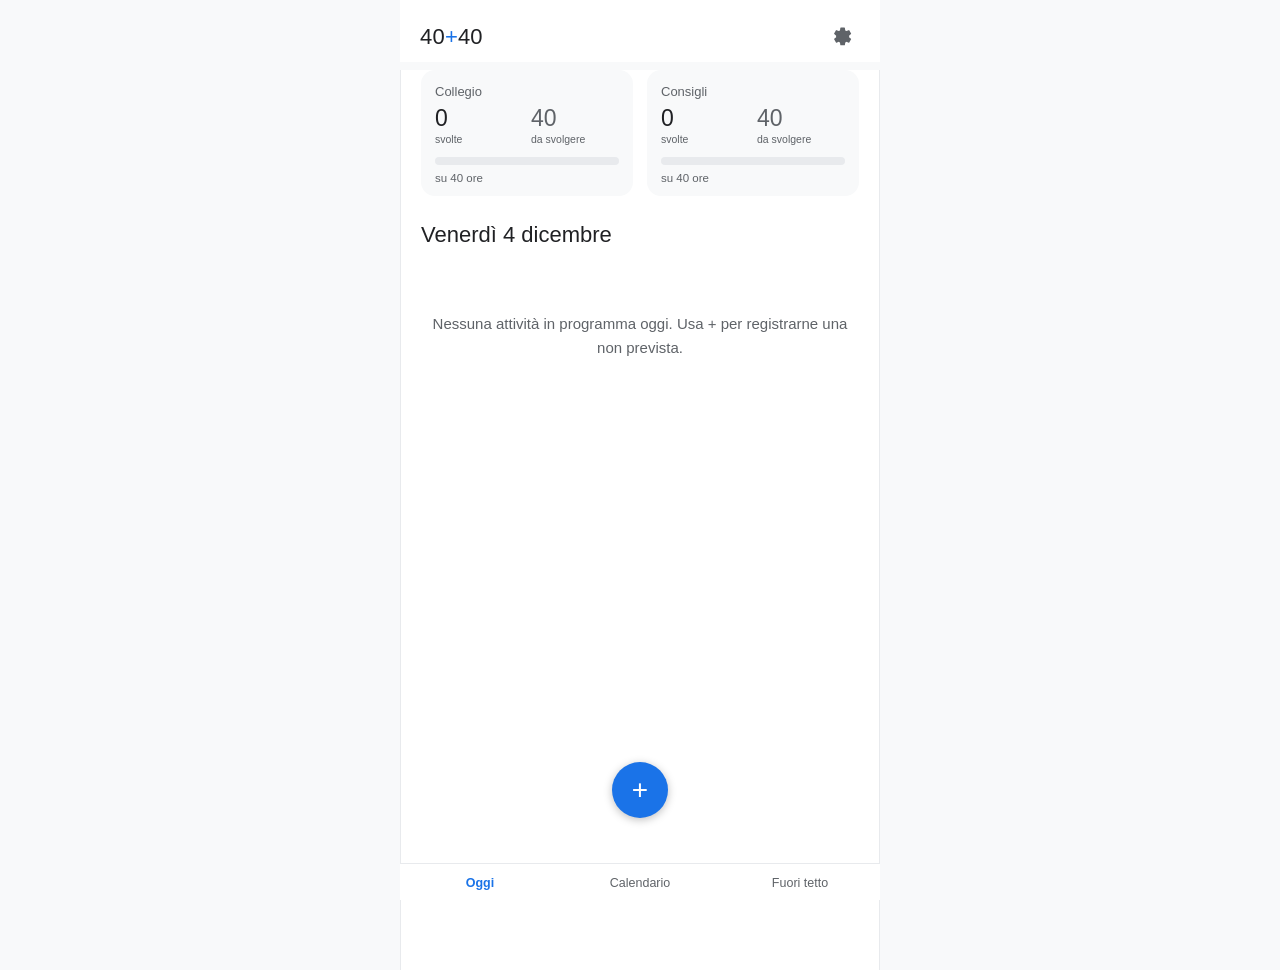
<file: index.html>
<!DOCTYPE html>
<html lang="it">
<head>
<meta charset="UTF-8">
<meta name="viewport" content="width=device-width, initial-scale=1, viewport-fit=cover">
<title>40+40</title>
<meta name="description" content="Conto ore attività collegiali (40+40) - a.s. 2026/2027">
<meta name="theme-color" content="#ffffff">
<link rel="manifest" href="./manifest.json">
<link rel="apple-touch-icon" href="./icons/icon-192.png">
<meta name="apple-mobile-web-app-capable" content="yes">
<meta name="apple-mobile-web-app-status-bar-style" content="default">
<meta name="apple-mobile-web-app-title" content="40+40">
<link rel="icon" href="./icons/icon-192.png">
<link rel="stylesheet" href="./style.css">
</head>
<body>

<header class="topbar">
  <div class="topbar-title">40<span class="plus">+</span>40</div>
  <button class="icon-btn" id="btn-settings" aria-label="Impostazioni" title="Impostazioni">
    <svg viewBox="0 0 24 24" width="22" height="22"><path d="M12 8a4 4 0 100 8 4 4 0 000-8zm8.94 4a7.4 7.4 0 00-.15-1.5l2.1-1.65a.5.5 0 00.12-.64l-2-3.46a.5.5 0 00-.6-.22l-2.48 1a7.5 7.5 0 00-1.3-.75l-.37-2.63a.5.5 0 00-.5-.42h-4a.5.5 0 00-.5.42l-.37 2.63c-.47.2-.9.45-1.3.75l-2.48-1a.5.5 0 00-.6.22l-2 3.46a.5.5 0 00.12.64l2.1 1.65c-.06.3-.1.6-.1.9s.04.6.1.9l-2.1 1.65a.5.5 0 00-.12.64l2 3.46a.5.5 0 00.6.22l2.48-1c.4.3.83.55 1.3.75l.37 2.63a.5.5 0 00.5.42h4a.5.5 0 00.5-.42l.37-2.63c.47-.2.9-.45 1.3-.75l2.48 1a.5.5 0 00.6-.22l2-3.46a.5.5 0 00-.12-.64l-2.1-1.65c.1-.3.15-.6.15-.9z" fill="currentColor"/></svg>
  </button>
</header>

<main id="view-oggi" class="view">
  <section class="counters">
    <div class="counter">
      <div class="counter-label">Collegio</div>
      <div class="counter-split">
        <div class="cs">
          <div class="cs-num" id="c-collegio-fatte">0</div>
          <div class="cs-lab">svolte</div>
        </div>
        <div class="cs">
          <div class="cs-num cs-rest" id="c-collegio-restanti">40</div>
          <div class="cs-lab" id="lab-collegio-restanti">da svolgere</div>
        </div>
      </div>
      <div class="progress">
        <div class="progress-seg progress-blue" id="bar-collegio-blue"></div>
        <div class="progress-spacer"></div>
        <div class="progress-seg progress-just" id="bar-collegio-just"></div>
        <div class="progress-seg progress-red" id="bar-collegio-red"></div>
      </div>
      <div class="counter-total">su <span id="c-collegio-target">40</span> ore<span id="c-collegio-giust"></span></div>
    </div>
    <div class="counter">
      <div class="counter-label">Consigli</div>
      <div class="counter-split">
        <div class="cs">
          <div class="cs-num" id="c-consigli-fatte">0</div>
          <div class="cs-lab">svolte</div>
        </div>
        <div class="cs">
          <div class="cs-num cs-rest" id="c-consigli-restanti">40</div>
          <div class="cs-lab" id="lab-consigli-restanti">da svolgere</div>
        </div>
      </div>
      <div class="progress">
        <div class="progress-seg progress-blue" id="bar-consigli-blue"></div>
        <div class="progress-spacer"></div>
        <div class="progress-seg progress-just" id="bar-consigli-just"></div>
        <div class="progress-seg progress-red" id="bar-consigli-red"></div>
      </div>
      <div class="counter-total">su <span id="c-consigli-target">40</span> ore<span id="c-consigli-giust"></span></div>
    </div>
  </section>
  <p class="avviso-drive hidden" id="avviso-drive" role="button"></p>

  <section class="oggi-section">
    <h1 id="oggi-data">Oggi</h1>
    <div id="oggi-lista" class="lista"></div>
  </section>
</main>

<main id="view-calendario" class="view hidden">
  <div class="view-header">
    <h1>Calendario</h1>
  </div>
  <div class="filters">
    <select id="filtro-mese"></select>
    <select id="filtro-stato">
      <option value="tutte">Tutte</option>
      <option value="da-fare">Da fare</option>
      <option value="fatte">Fatte</option>
      <option value="nascoste">Nascoste</option>
    </select>
  </div>
  <div id="calendario-lista" class="lista"></div>
</main>

<main id="view-altro" class="view hidden">
  <div class="view-header">
    <h1>Fuori tetto 40+40</h1>
  </div>
  <p class="hint">Scrutini, esami, ricevimenti e altre attività funzionali: le registri per tua memoria, ma non riducono le ore ancora libere nei due tetti.</p>
  <div id="altro-lista" class="lista"></div>
</main>

<main id="view-prospetto" class="view hidden">
  <div class="view-header no-print">
    <button class="back-btn" id="prospetto-back">‹</button>
    <h1>Prospetto ore</h1>
  </div>
  <div class="prospetto-actions no-print">
    <button class="btn-secondary" id="btn-print">Stampa o salva PDF</button>
  </div>
  <p class="hint no-print">Se dal telefono il pulsante non apre la stampa, usa Condividi → Stampa del browser.</p>
  <div id="prospetto-doc" class="prospetto"></div>
</main>

<main id="view-impostazioni" class="view hidden">
  <div class="view-header">
    <button class="back-btn" data-back>‹</button>
    <h1>Impostazioni</h1>
  </div>

  <section class="settings-block">
    <h2>Tetti annuali</h2>
    <label class="field">Ore Collegio <input type="number" id="input-target-collegio" min="0" step="0.5"></label>
    <label class="field">Ore Consigli <input type="number" id="input-target-consigli" min="0" step="0.5"></label>
  </section>

  <section class="settings-block">
    <h2>Le mie classi</h2>
    <p class="hint">Se indichi le tue classi, in Calendario nascondo Consigli e Scrutini che non ti riguardano. Lascia vuoto per vederle tutte.</p>
    <input type="text" id="input-mie-classi" placeholder="es. 2A, 3C, 3F">
  </section>

  <section class="settings-block">
    <h2>Google Drive</h2>
    <p class="hint">Collega il tuo Drive e le ore che segni si ritrovano su tutti i tuoi dispositivi.</p>
    <p class="drive-stato" id="drive-stato">Non collegato.</p>
    <button class="btn-secondary" id="btn-drive">Collega</button>
    <button class="btn-secondary hidden" id="btn-drive-off">Scollega</button>
    <button class="btn-secondary hidden" id="btn-drive-ripristina">Ripristina i dati di questo dispositivo</button>
    <button class="btn-secondary hidden" id="btn-drive-copie">Copie di sicurezza</button>
    <div class="drive-copie hidden" id="drive-copie"></div>
  </section>

  <section class="settings-block">
    <h2>Backup</h2>
    <p class="hint">Un file con tutto quello che hai segnato, da tenere da parte.</p>
    <p class="hint" id="info-backup"></p>
    <p class="hint hidden" id="info-memoria"></p>
    <button class="btn-secondary" id="btn-export">Esporta backup</button>
    <button class="btn-secondary" id="btn-import">Importa backup</button>
    <input type="file" id="input-import" accept="application/json" class="hidden">
  </section>

  <section class="settings-block">
    <h2>Prospetto ore</h2>
    <p class="hint">Il foglio delle ore svolte, con orari, totali e sforamenti. Da stampare o salvare in PDF.</p>
    <input type="text" id="input-nome" placeholder="Nome e cognome (facoltativo)">
    <button class="btn-secondary" id="btn-prospetto">Apri prospetto</button>
  </section>

  <section class="settings-block">
    <h2>Calendario del telefono</h2>
    <p class="hint">Scarica gli impegni da oggi in avanti in un file .ics e aprilo con il calendario del telefono: ogni appuntamento arriva con il suo promemoria. Se salti una riunione, cancellala dal calendario.</p>
    <label class="field">Promemoria
      <select id="input-promemoria">
        <option value="60">1 ora prima</option>
        <option value="15">15 minuti prima</option>
        <option value="1440">Il giorno prima</option>
        <option value="0">Nessuno</option>
      </select>
    </label>
    <button class="btn-secondary" id="btn-ics">Scarica calendario (.ics)</button>
    <button class="btn-secondary hidden" id="btn-ics-share">Invia il file</button>
  </section>

  <section class="settings-block">
    <h2>Zona pericolosa</h2>
    <p class="hint">Utile dopo aver fatto delle prove: cancella tutte le presenze e le attività aggiunte, il calendario del Piano Annuale resta. Non si può annullare — esporta prima un backup se vuoi conservare qualcosa.</p>
    <button class="btn-secondary btn-danger" id="btn-reset">Azzera tutti i dati</button>
  </section>

  <section class="settings-block">
    <h2>Informazioni</h2>
    <p class="hint" id="info-piano"></p>
    <p class="hint" id="info-versione"></p>
  </section>
</main>

<button class="fab" id="btn-add" aria-label="Aggiungi attività" title="Aggiungi attività">+</button>

<nav class="tabbar" id="tabbar">
  <button class="tab active" data-view="oggi">Oggi</button>
  <button class="tab" data-view="calendario">Calendario</button>
  <button class="tab" data-view="altro">Fuori tetto</button>
</nav>

<div id="sheet-backdrop" class="sheet-backdrop hidden"></div>
<div id="sheet" class="sheet hidden">
  <div id="sheet-content"></div>
</div>

<script src="./app.js"></script>
</body>
</html>
</file>
<file: style.css>
:root{
  --blue:#1a73e8;
  --green:#188038;
  --amber:#e37400;
  --red:#c5221f;
  --text:#202124;
  --text-light:#5f6368;
  --border:#e8eaed;
  /* Grigio del tratteggio: piu' scuro della zona vuota, ma sempre grigio.
     Un'area interdetta e' una superficie, non un allarme. */
  --hatch:#bdc1c6;
  --bg-soft:#f8f9fa;
  --white:#ffffff;
  font-size:16px;
}

*{box-sizing:border-box;}

html,body{
  margin:0;
  padding:0;
  background:var(--white);
  color:var(--text);
  font-family:"Segoe UI",Roboto,-apple-system,BlinkMacSystemFont,Arial,sans-serif;
  -webkit-tap-highlight-color:transparent;
}

.hidden{display:none !important;}

/* ---------- Top bar ---------- */
.topbar{
  display:flex;
  align-items:center;
  justify-content:space-between;
  padding:18px 20px 6px;
  max-width:480px;
  margin:0 auto;
}
.topbar-title{
  font-size:22px;
  font-weight:500;
  letter-spacing:.2px;
}
.topbar-title .plus{color:var(--blue);}
.icon-btn{
  background:none;
  border:none;
  color:var(--text-light);
  padding:8px;
  border-radius:50%;
  display:flex;
  cursor:pointer;
}
.icon-btn:hover{background:var(--bg-soft);}

/* ---------- Layout ---------- */
.view{
  max-width:480px;
  margin:0 auto;
  padding:0 20px 150px;
  min-height:100vh;
  min-height:100dvh;
  position:relative;
}
.view-header{
  display:flex;
  align-items:center;
  gap:8px;
  padding:18px 0 6px;
}
.view-header h1{font-size:20px;font-weight:500;margin:0;}
.back-btn{
  background:none;border:none;font-size:26px;color:var(--text);
  cursor:pointer;padding:0 6px 4px;line-height:1;
}

h1{font-size:22px;font-weight:400;margin:8px 0 14px;color:var(--text);}
h2{font-size:14px;font-weight:600;color:var(--text-light);text-transform:uppercase;letter-spacing:.04em;margin:0 0 10px;}

.hint{color:var(--text-light);font-size:13.5px;line-height:1.5;margin:0 0 14px;}

/* ---------- Counters ---------- */
.counters{
  display:flex;
  gap:14px;
  margin-top:8px;
}
.counter{
  flex:1;
  min-width:0;
  background:var(--bg-soft);
  border-radius:14px;
  padding:14px 14px 12px;
}
.counter-label{font-size:13px;color:var(--text-light);font-weight:500;}
.counter-split{display:flex;gap:8px;margin-top:6px;}
.cs{flex:1;min-width:0;}
.cs-num{font-size:23px;font-weight:500;line-height:1.15;}
.cs-num.cs-rest{color:var(--text-light);}
.cs-num.over{color:var(--red);}
.cs-lab{font-size:10.5px;line-height:1.25;color:var(--text-light);margin-top:2px;}
.progress{
  height:8px;background:var(--border);border-radius:4px;overflow:hidden;margin-top:10px;
  display:flex;
}
.progress-seg{height:100%;width:0%;flex:0 0 auto;transition:width .3s;}
.progress-blue{background:var(--blue);}
.progress-blue.full{background:var(--green);}
.progress-red{background:var(--red);}
/* Lo spazio ancora libero: si allarga da solo e collassa quando non ne resta. */
.progress-spacer{flex:1 1 auto;min-width:0;}
/* Ore giustificate: tappo fisso in fondo al tetto. Tratteggio obliquo fitto
   (a 2 ore su 40 la zona e' larga ~9px: con un passo largo si vedrebbe una
   riga sola e sembrerebbe un errore di rendering). La linea di stacco a
   sinistra si accende solo quando c'e' qualcosa da recintare. */
.progress-just{
  background-color:var(--border);
  background-image:repeating-linear-gradient(45deg,var(--hatch) 0 1px,transparent 1px 3px);
  border-left:0 solid var(--hatch);
}
.progress-just.on{border-left-width:1px;}
.counter-total{font-size:11.5px;color:var(--text-light);margin-top:7px;}

/* ---------- Oggi ---------- */
.oggi-section{margin-top:26px;}

.lista{display:flex;flex-direction:column;gap:10px;}

.card{
  border:1px solid var(--border);
  border-radius:14px;
  padding:14px 16px;
  display:flex;
  flex-direction:column;
  gap:6px;
}
.card.done{background:var(--bg-soft);border-color:var(--bg-soft);}
.card-top{display:flex;justify-content:space-between;align-items:flex-start;gap:10px;}
.card-title{font-size:15.5px;font-weight:500;line-height:1.3;}
.card-meta{font-size:12.5px;color:var(--text-light);margin-top:2px;}
.tag{
  font-size:11px;
  font-weight:600;
  padding:3px 8px;
  border-radius:20px;
  white-space:nowrap;
  text-transform:uppercase;
  letter-spacing:.03em;
}
.tag-collegio{background:#e8f0fe;color:var(--blue);}
.tag-consigli{background:#e6f4ea;color:var(--green);}
.tag-altro{background:#f1f3f4;color:var(--text-light);}
.card-actions{display:flex;flex-wrap:wrap;gap:8px;margin-top:6px;align-items:center;}
.card.evidenzia{border-color:var(--blu,#1a73e8);box-shadow:0 0 0 2px rgba(26,115,232,.18);}
.card.nascosta{opacity:.5;}
.card.nascosta .card-title{font-weight:400;}

.btn{
  border:none;
  border-radius:24px;
  padding:9px 18px;
  font-size:14px;
  font-weight:500;
  cursor:pointer;
}
.btn-primary{background:var(--blue);color:#fff;}
.btn-primary:active{background:#1558b0;}
.btn-done{background:var(--green);color:#fff;}
.btn-progress{background:var(--amber);color:#fff;}
.btn-ghost{background:none;color:var(--text-light);border:1px solid var(--border);}
/* "assente": una dicitura, non un pulsante. Ambra come gli altri stati aperti
   dell'app, cosi' si distingue a colpo d'occhio dalle svolte scorrendo. */
.btn-assente{background:none;color:var(--amber);border:1px solid var(--border);padding:9px 14px;}
.btn-mini{padding:9px 13px;font-size:13px;}
.btn-secondary{
  background:var(--bg-soft);
  color:var(--text);
  border:none;
  border-radius:24px;
  padding:10px 18px;
  font-size:14px;
  cursor:pointer;
  margin:0 8px 8px 0;
}
.btn-danger{color:var(--red);}
.in-corso-badge{font-size:12.5px;color:var(--amber);font-weight:500;}

.ore-input{
  width:56px;
  padding:6px 8px;
  border:1px solid var(--border);
  border-radius:8px;
  font-size:14px;
  text-align:center;
}

.empty-state{
  text-align:center;
  color:var(--text-light);
  padding:50px 10px;
  font-size:15px;
  line-height:1.6;
}

/* ---------- Floating add button ---------- */
.fab{
  position:fixed;
  right:24px;
  bottom:82px;
  width:56px;height:56px;
  border-radius:50%;
  background:var(--blue);
  color:#fff;
  font-size:28px;
  border:none;
  box-shadow:0 2px 8px rgba(0,0,0,.25);
  cursor:pointer;
  z-index:20;
  max-width:calc(480px - 24px);
}

/* ---------- Tab bar ---------- */
.tabbar{
  position:fixed;
  bottom:0;left:0;right:0;
  background:#fff;
  border-top:1px solid var(--border);
  display:flex;
  max-width:480px;
  margin:0 auto;
  z-index:10;
}
.tab{
  flex:1;
  background:none;
  border:none;
  padding:12px 4px 10px;
  font-size:12.5px;
  color:var(--text-light);
  cursor:pointer;
}
.tab.active{color:var(--blue);font-weight:600;}

/* ---------- Filters / settings ---------- */
.filters{display:flex;gap:10px;margin-bottom:14px;}
.filters select{
  flex:1;
  padding:9px 10px;
  border-radius:10px;
  border:1px solid var(--border);
  background:#fff;
  font-size:13.5px;
  color:var(--text);
}

.month-heading{
  font-size:13px;
  font-weight:600;
  color:var(--text-light);
  text-transform:uppercase;
  letter-spacing:.05em;
  margin:18px 0 8px;
}
.month-heading:first-child{margin-top:0;}

.settings-block{
  margin-bottom:26px;
  padding-bottom:22px;
  border-bottom:1px solid var(--border);
}
.settings-block:last-child{border-bottom:none;}
.field{
  display:flex;
  justify-content:space-between;
  align-items:center;
  font-size:14.5px;
  margin-bottom:10px;
  gap:12px;
}
.field select{
  padding:8px 10px;
  border:1px solid var(--border);
  border-radius:8px;
  background:#fff;
  font-size:14.5px;
  color:var(--text);
}
.field input[type=number]{
  width:80px;
  padding:8px 10px;
  border:1px solid var(--border);
  border-radius:8px;
  font-size:14.5px;
  text-align:center;
}
#input-mie-classi,#input-nome{
  width:100%;
  padding:10px 12px;
  border:1px solid var(--border);
  border-radius:10px;
  font-size:14.5px;
}

/* ---------- Prospetto ore ---------- */
.prospetto-actions{margin-bottom:12px;}
.prospetto{font-size:14px;}
.pr-title{font-size:17px;font-weight:600;}
.pr-sub{font-size:12.5px;color:var(--text-light);margin-top:3px;}
.pr-sintesi{margin:18px 0 4px;}
.pr-riga{
  display:flex;align-items:baseline;gap:10px;
  padding:8px 0;border-bottom:1px solid var(--border);
}
.pr-lab{flex:1;}
.pr-val{font-weight:600;font-variant-numeric:tabular-nums;}
.pr-dx{width:120px;text-align:right;font-size:12.5px;color:var(--text-light);}
.pr-over{color:var(--red);}
.pr-giust{font-weight:400;font-size:12.5px;color:var(--text-light);}
.pr-assente{font-weight:400;color:var(--text-light);}
.pr-h2{
  font-size:13px;font-weight:600;color:var(--text-light);
  text-transform:uppercase;letter-spacing:.05em;margin:26px 0 8px;
}
.pr-tab{width:100%;border-collapse:collapse;font-size:13px;}
.pr-tab th{
  text-align:left;font-weight:500;font-size:11px;color:var(--text-light);
  text-transform:uppercase;letter-spacing:.04em;
  padding:6px 4px;border-bottom:1px solid var(--border);
}
.pr-tab td{padding:7px 4px;border-bottom:1px solid var(--border);vertical-align:top;}
.pr-tab td:first-child{white-space:nowrap;}
.pr-c{text-align:center;white-space:nowrap;}
.pr-n{text-align:right;white-space:nowrap;font-variant-numeric:tabular-nums;}
.pr-tot td{font-weight:600;}
.pr-tot2 td{color:var(--text-light);border-bottom:none;}
.pr-vuoto{color:var(--text-light);}

@media print{
  .topbar,.tabbar,.fab,.no-print{display:none !important;}
  body{background:#fff !important;}
  .view{padding:0 !important;max-width:none !important;border:none !important;background:#fff !important;}
  .prospetto,.prospetto *{color:#000 !important;background:#fff !important;}
  .pr-over{font-weight:700;}
  .pr-tab{font-size:10.5pt;}
  .pr-tab tr{page-break-inside:avoid;}
  .pr-h2{page-break-after:avoid;}
  @page{margin:15mm;}
}

/* ---------- Bottom sheet ---------- */
.sheet-backdrop{
  position:fixed;inset:0;background:rgba(0,0,0,.35);z-index:30;
}
.sheet{
  position:fixed;
  left:0;right:0;bottom:0;
  max-width:480px;
  margin:0 auto;
  background:#fff;
  border-radius:20px 20px 0 0;
  padding:22px 20px calc(24px + env(safe-area-inset-bottom));
  z-index:31;
  max-height:82vh;
  overflow-y:auto;
  box-shadow:0 -4px 24px rgba(0,0,0,.18);
}
.sheet h2{font-size:17px;color:var(--text);text-transform:none;letter-spacing:0;margin-bottom:14px;}
.sheet label{display:block;font-size:13px;color:var(--text-light);margin:14px 0 6px;}
.sheet input[type=text],.sheet input[type=date],.sheet input[type=number],.sheet select{
  width:100%;
  padding:11px 12px;
  border:1px solid var(--border);
  border-radius:10px;
  font-size:15px;
}
.sheet-actions{display:flex;gap:10px;margin-top:22px;}
.sheet-actions .btn{flex:1;}

.drive-stato{font-size:13.5px;line-height:1.6;color:var(--text);margin:0 0 14px;}
.drive-copie{margin:6px 0 8px;font-size:13.5px;}
.copia-riga{display:flex;align-items:center;justify-content:space-between;gap:10px;padding:8px 0;border-top:1px solid var(--border);}
.copia-riga:first-child{border-top:none;}
.copia-riga .btn-secondary{margin:0;padding:7px 14px;font-size:13px;flex:0 0 auto;}
.copia-nota{color:var(--text-light);margin:0 0 8px;}
.avviso-drive{margin:-4px 0 14px;font-size:13.5px;color:var(--amber);text-align:center;cursor:pointer;}

/* Tablet coricato: con poca altezza lo sheet deve restare usabile. */
@media (orientation:landscape) and (max-height:600px){
  .sheet{max-height:94vh;padding-top:14px;}
  .sheet label{margin:10px 0 5px;}
  .sheet-actions{margin-top:16px;}
  .view{padding-bottom:110px;}
}

@media (min-width:520px){
  body{background:var(--bg-soft);}
  .topbar,.view{background:var(--white);}
  .view{border-left:1px solid var(--border);border-right:1px solid var(--border);}
  .tabbar,.fab{left:50%;transform:translateX(-50%);right:auto;width:100%;max-width:480px;}
  .fab{width:56px;right:calc(50% - 240px + 24px);}
}

/* ---------- Dark mode ---------- */
@media (prefers-color-scheme: dark){
  :root{
    --text:#e8eaed;
    --text-light:#9aa0a6;
    --border:#3c4043;
    --bg-soft:#292a2d;
    --hatch:#5f6368;
    --white:#202124;
    --red:#f28b82;
    --amber:#fdd663;
  }
  body{background:var(--white);}
  .tag-collegio{background:#1a3554;color:#8ab4f8;}
  .tag-consigli{background:#1e3a29;color:#81c995;}
  .tag-altro{background:#3c4043;color:#dadce0;}
  .sheet{background:#292a2d;}
  .tabbar{background:#202124;}
}
</file>
